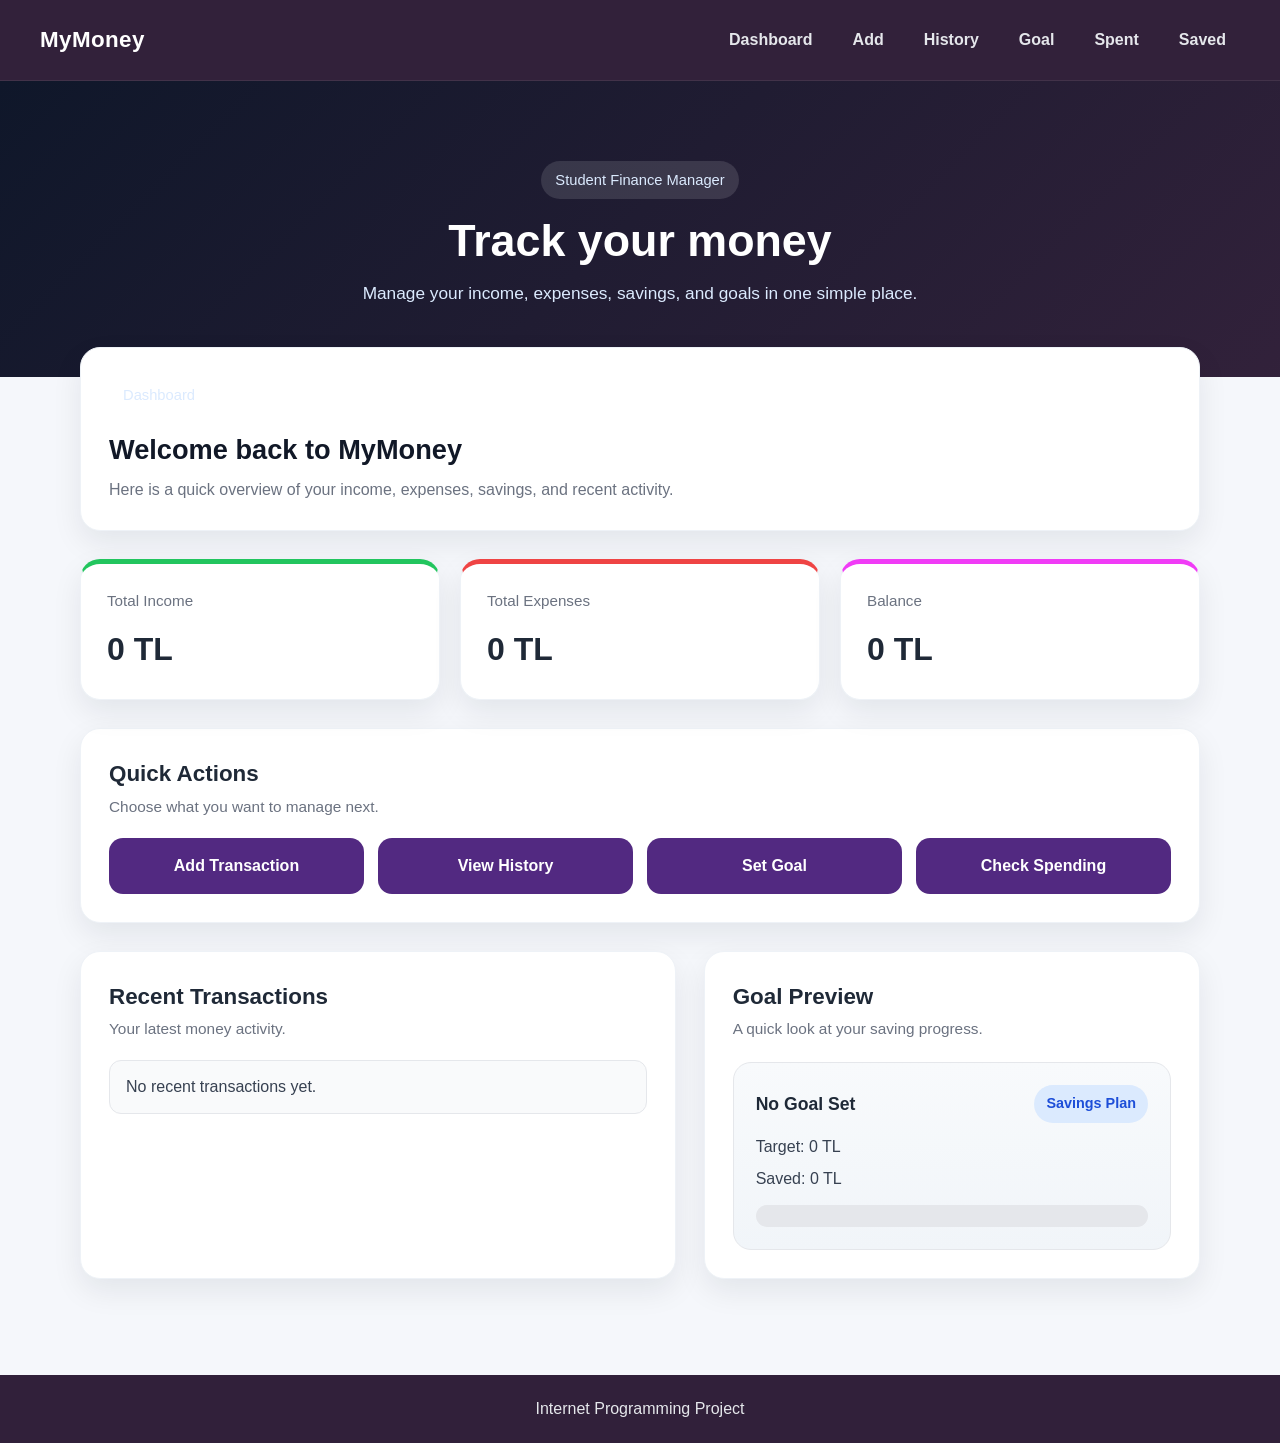
<file: index.html>
<!DOCTYPE html>
<html lang="en">
<head>
  <meta charset="UTF-8" />
  <meta name="viewport" content="width=device-width, initial-scale=1.0" />
  <title>Student Budget Tracker</title>
  <link rel="stylesheet" href="style.css" />
</head>

<body>
  <nav class="navbar">
    <div class="logo">MyMoney</div>

    <div class="nav-links">
      <a href="index.html">Dashboard</a>
      <a href="add.html">Add</a>
      <a href="transactions.html">History</a>
      <a href="goal.html">Goal</a>
      <a href="spending.html">Spent</a>
      <a href="saving.html">Saved</a>
    </div>
  </nav>

  <header class="hero">
    <div class="hero-left">
      <span class="hero-badge">Student Finance Manager</span>
      <h1>Track your money</h1>
      <p>Manage your income, expenses, savings, and goals in one simple place.</p>
    </div>
  </header>

  <main class="container">
    <section class="welcome-panel">
      <div>
        <span class="hero-badge">Dashboard</span>
        <h2>Welcome back to MyMoney</h2>
        <p>
          Here is a quick overview of your income, expenses, savings, and recent activity.
        </p>
      </div>
    </section>

    <section id="dashboard" class="summary-section">
      <div class="card income-card">
        <div class="card-label">Total Income</div>
        <p id="totalIncome">0 TL</p>
      </div>

      <div class="card expense-card">
        <div class="card-label">Total Expenses</div>
        <p id="totalExpense">0 TL</p>
      </div>

      <div class="card balance-card">
        <div class="card-label">Balance</div>
        <p id="balance">0 TL</p>
      </div>
    </section>

    <section class="panel">
      <div class="section-header">
        <div>
          <h2>Quick Actions</h2>
          <p class="section-text">Choose what you want to manage next.</p>
        </div>
      </div>

      <div class="quick-actions">
        <a href="add.html">Add Transaction</a>
        <a href="transactions.html">View History</a>
        <a href="goal.html">Set Goal</a>
        <a href="spending.html">Check Spending</a>
      </div>
    </section>

    <section class="dashboard-grid">
      <div class="panel">
        <div class="section-header">
          <div>
            <h2>Recent Transactions</h2>
            <p class="section-text">Your latest money activity.</p>
          </div>
        </div>

        <ul id="recentTransactions" class="simple-list"></ul>
      </div>

      <div class="panel">
        <div class="section-header">
          <div>
            <h2>Goal Preview</h2>
            <p class="section-text">A quick look at your saving progress.</p>
          </div>
        </div>

        <div class="goal-display">
          <div class="goal-top">
            <h3 id="savedGoalName">No Goal Set</h3>
            <span class="goal-badge">Savings Plan</span>
          </div>

          <p>Target: <span id="savedGoalAmount">0</span> TL</p>
          <p>Saved: <span id="savedMoney">0</span> TL</p>

          <div class="progress-bar">
            <div id="progressFill"></div>
          </div>
        </div>
      </div>
    </section>
  </main>

  <footer>
    <p>Internet Programming Project</p>
  </footer>

  <script src="script.js"></script>
</body>
</html>
</file>
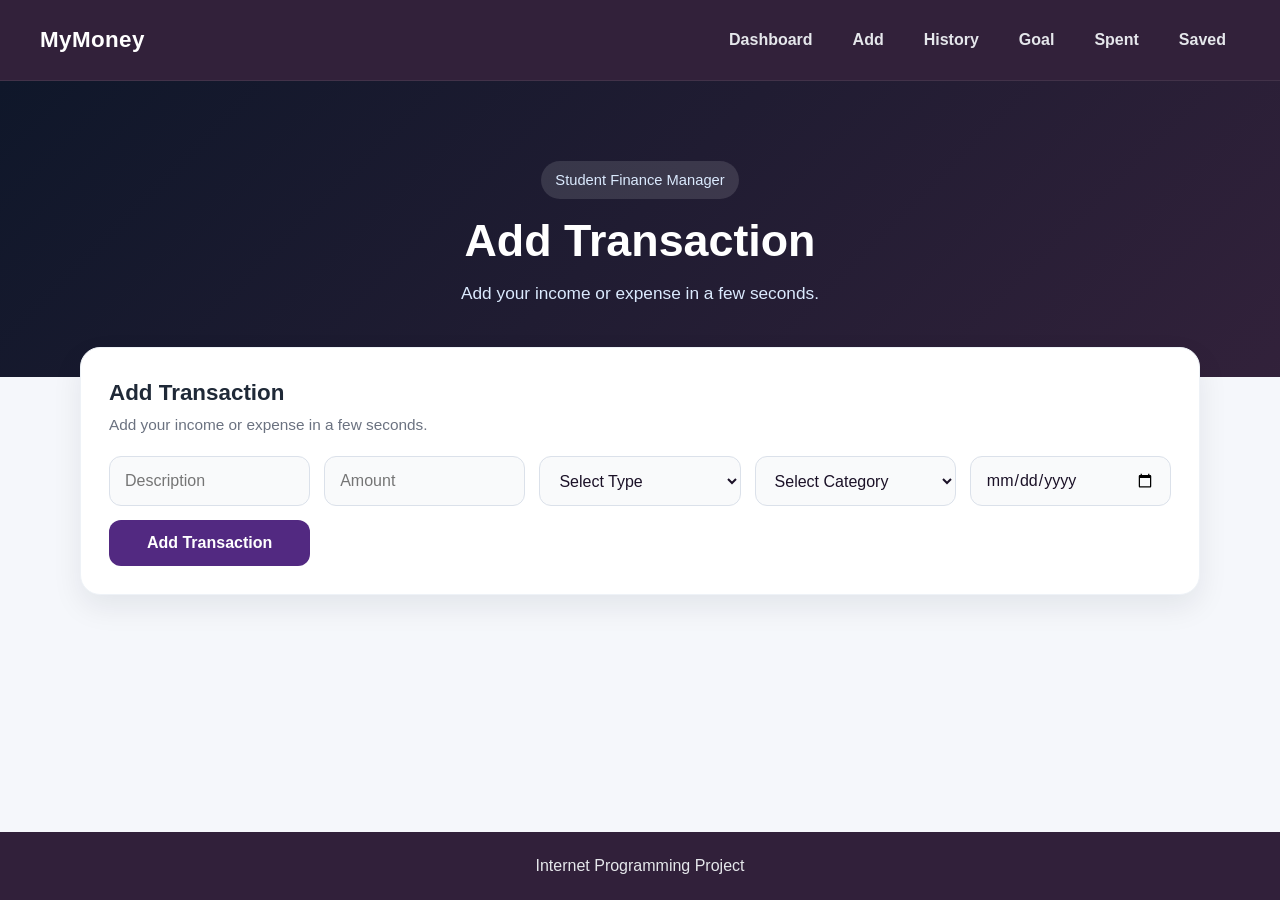
<file: add.html>
<!DOCTYPE html>
<html lang="en">
<head>
  <meta charset="UTF-8" />
  <meta name="viewport" content="width=device-width, initial-scale=1.0" />
  <title>Add Transaction - Student Budget Tracker</title>
  <link rel="stylesheet" href="style.css" />
</head>

<body>
  <nav class="navbar">
    <div class="logo">MyMoney</div>

    <div class="nav-links">
      <a href="index.html">Dashboard</a>
      <a href="add.html">Add</a>
      <a href="transactions.html">History</a>
      <a href="goal.html">Goal</a>
      <a href="spending.html">Spent</a>
      <a href="saving.html">Saved</a>
    </div>
  </nav>

  <header class="hero">
    <div class="hero-left">
      <span class="hero-badge">Student Finance Manager</span>
      <h1>Add Transaction</h1>
      <p>Add your income or expense in a few seconds.</p>
    </div>
  </header>

  <main class="container">
    <section id="add-transaction" class="panel">
      <div class="section-header">
        <div>
          <h2>Add Transaction</h2>
          <p class="section-text">Add your income or expense in a few seconds.</p>
        </div>
      </div>

      <form id="transactionForm" class="form-grid">
        <input type="text" id="description" placeholder="Description" required />
        <input type="number" id="amount" placeholder="Amount" required />

        <select id="type" required>
          <option value="">Select Type</option>
          <option value="income">Income</option>
          <option value="expense">Expense</option>
        </select>

        <select id="category" required>
          <option value="">Select Category</option>
          <option value="Food">Food</option>
          <option value="Transport">Transport</option>
          <option value="School">School</option>
          <option value="Shopping">Shopping</option>
          <option value="Personal">Personal</option>
          <option value="Other">Other</option>
        </select>

        <input type="date" id="date" required />
        <button type="submit">Add Transaction</button>
      </form>
    </section>
  </main>

  <footer>
    <p>Internet Programming Project</p>
  </footer>

  <script src="script.js"></script>
</body>
</html>
</file>
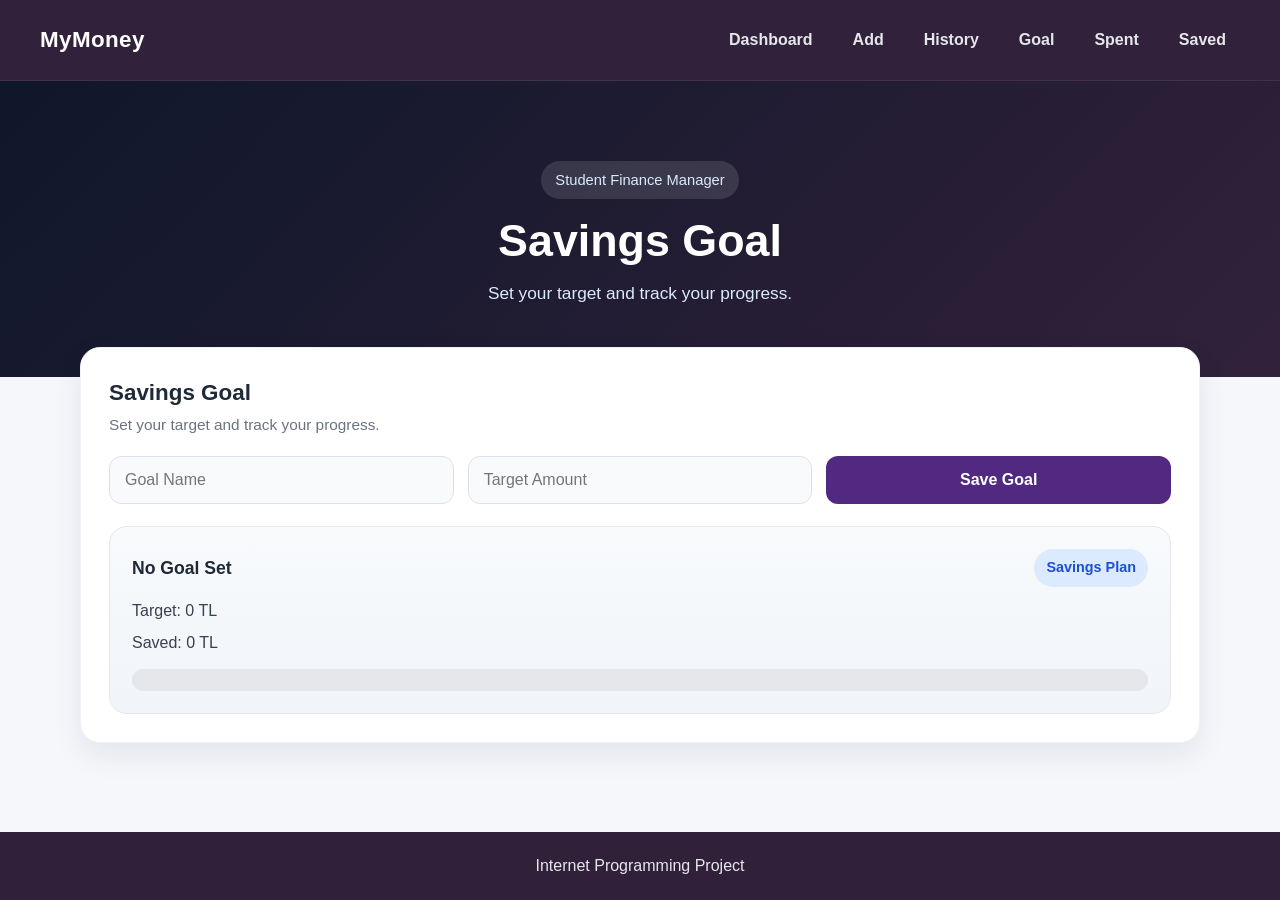
<file: goal.html>
<!DOCTYPE html>
<html lang="en">
<head>
  <meta charset="UTF-8" />
  <meta name="viewport" content="width=device-width, initial-scale=1.0" />
  <title>Savings Goal - Student Budget Tracker</title>
  <link rel="stylesheet" href="style.css" />
</head>

<body>
  <nav class="navbar">
    <div class="logo">MyMoney</div>

    <div class="nav-links">
      <a href="index.html">Dashboard</a>
      <a href="add.html">Add</a>
      <a href="transactions.html">History</a>
      <a href="goal.html">Goal</a>
      <a href="spending.html">Spent</a>
      <a href="saving.html">Saved</a>
    </div>
  </nav>

  <header class="hero">
    <div class="hero-left">
      <span class="hero-badge">Student Finance Manager</span>
      <h1>Savings Goal</h1>
      <p>Set your target and track your progress.</p>
    </div>
  </header>

  <main class="container">
    <section id="goal" class="panel">
      <div class="section-header">
        <div>
          <h2>Savings Goal</h2>
          <p class="section-text">Set your target and track your progress.</p>
        </div>
      </div>

      <form id="goalForm" class="goal-form">
        <input type="text" id="goalName" placeholder="Goal Name" required />
        <input type="number" id="goalAmount" placeholder="Target Amount" required />
        <button type="submit">Save Goal</button>
      </form>

      <div class="goal-display">
        <div class="goal-top">
          <h3 id="savedGoalName">No Goal Set</h3>
          <span class="goal-badge">Savings Plan</span>
        </div>

        <p>Target: <span id="savedGoalAmount">0</span> TL</p>
        <p>Saved: <span id="savedMoney">0</span> TL</p>

        <div class="progress-bar">
          <div id="progressFill"></div>
        </div>
      </div>
    </section>
  </main>

  <footer>
    <p>Internet Programming Project</p>
  </footer>

  <script src="script.js"></script>
</body>
</html>
</file>
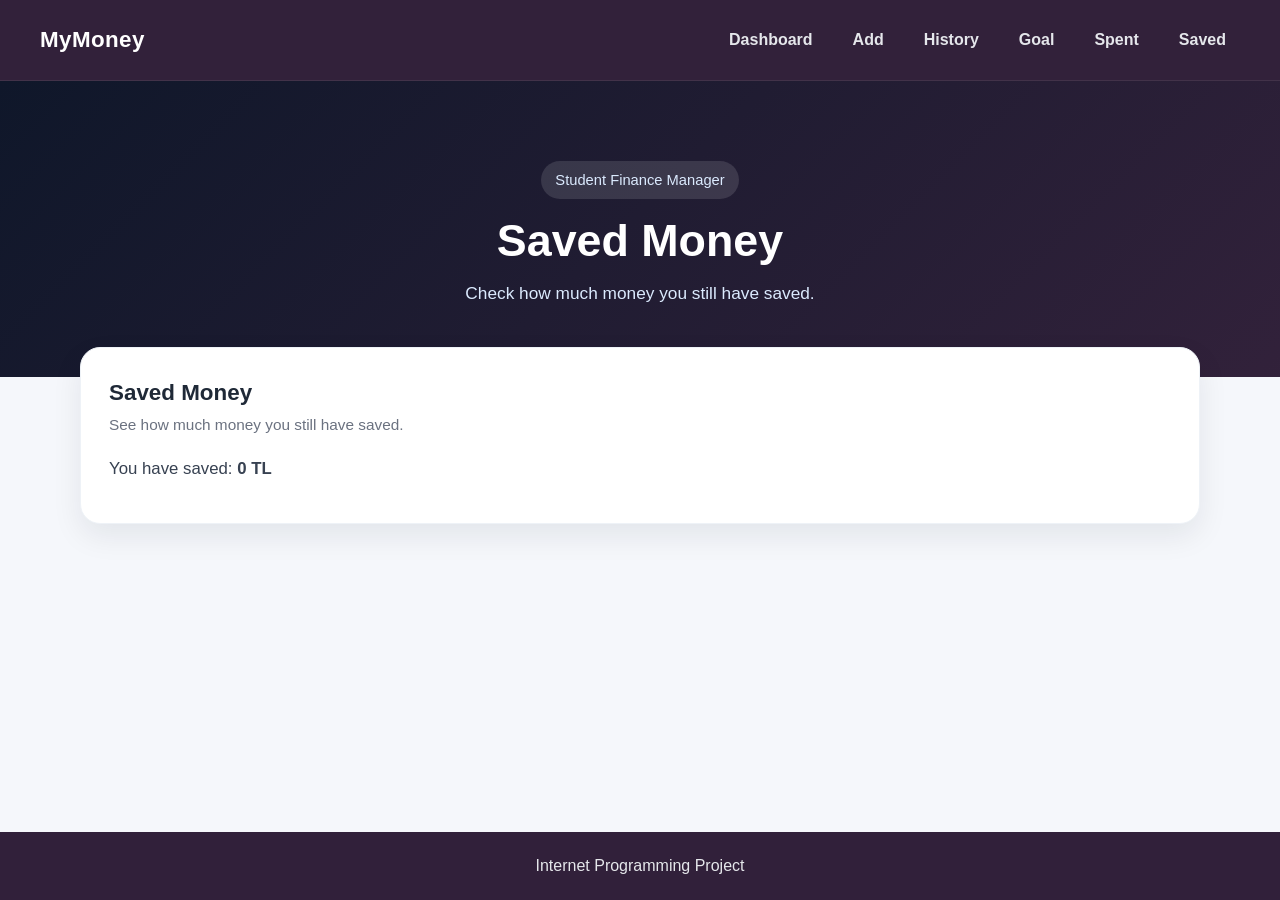
<file: saving.html>
<!DOCTYPE html>
<html lang="en">
<head>
  <meta charset="UTF-8" />
  <meta name="viewport" content="width=device-width, initial-scale=1.0" />
  <title>Saved Money - Student Budget Tracker</title>
  <link rel="stylesheet" href="style.css" />
</head>

<body>
  <nav class="navbar">
    <div class="logo">MyMoney</div>

    <div class="nav-links">
      <a href="index.html">Dashboard</a>
      <a href="add.html">Add</a>
      <a href="transactions.html">History</a>
      <a href="goal.html">Goal</a>
      <a href="spending.html">Spent</a>
      <a href="saving.html">Saved</a>
    </div>
  </nav>

  <header class="hero">
    <div class="hero-left">
      <span class="hero-badge">Student Finance Manager</span>
      <h1>Saved Money</h1>
      <p>Check how much money you still have saved.</p>
    </div>
  </header>

  <main class="container">
    <section id="saving" class="panel">
      <div class="section-header">
        <div>
          <h2>Saved Money</h2>
          <p class="section-text">See how much money you still have saved.</p>
        </div>
      </div>

      <p class="big-number">You have saved: <strong id="savedTotal">0 TL</strong></p>
    </section>
  </main>

  <footer>
    <p>Internet Programming Project</p>
  </footer>

  <script src="script.js"></script>
</body>
</html>
</file>
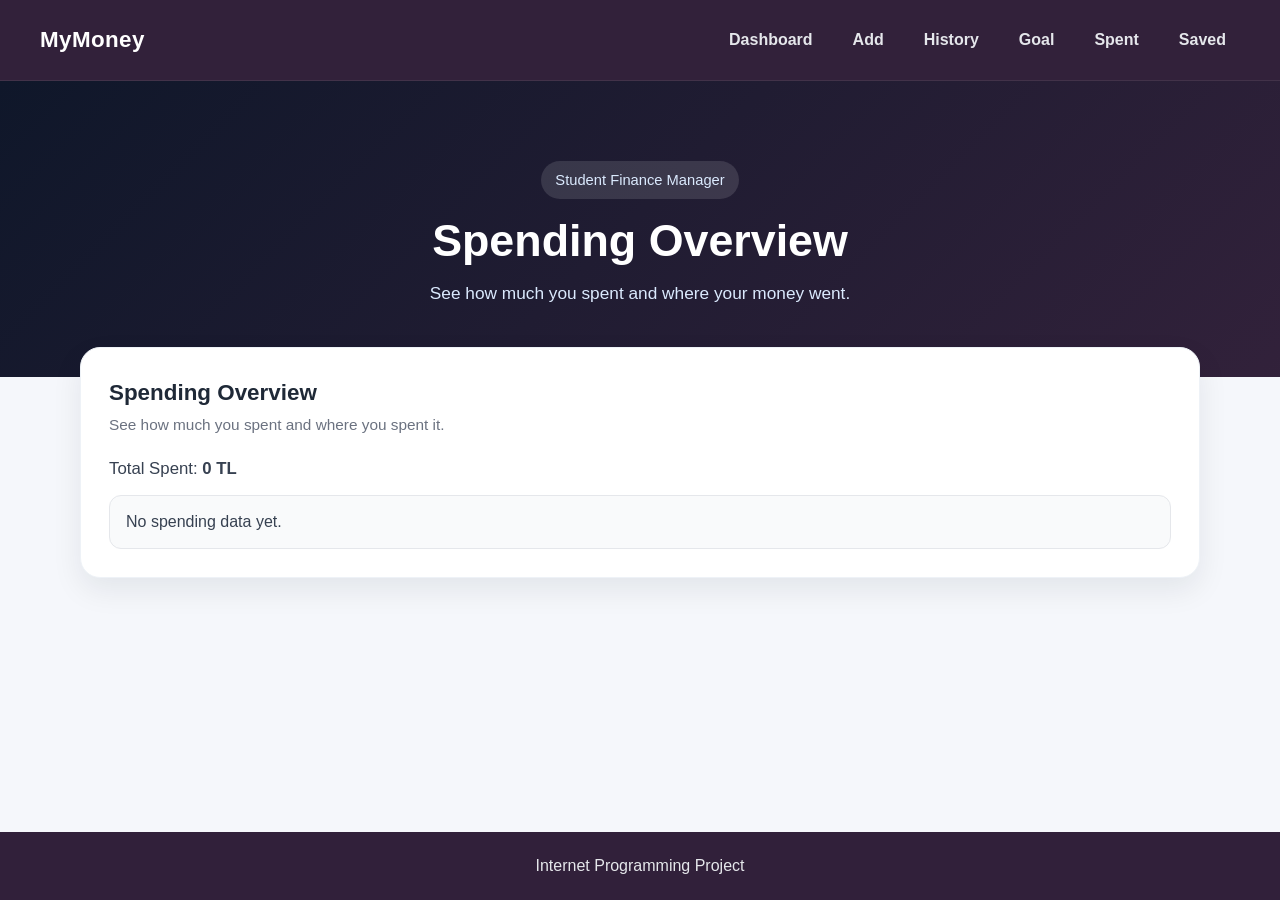
<file: spending.html>
<!DOCTYPE html>
<html lang="en">
<head>
  <meta charset="UTF-8" />
  <meta name="viewport" content="width=device-width, initial-scale=1.0" />
  <title>Spending Overview - Student Budget Tracker</title>
  <link rel="stylesheet" href="style.css" />
</head>

<body>
  <nav class="navbar">
    <div class="logo">MyMoney</div>

    <div class="nav-links">
      <a href="index.html">Dashboard</a>
      <a href="add.html">Add</a>
      <a href="transactions.html">History</a>
      <a href="goal.html">Goal</a>
      <a href="spending.html">Spent</a>
      <a href="saving.html">Saved</a>
    </div>
  </nav>

  <header class="hero">
    <div class="hero-left">
      <span class="hero-badge">Student Finance Manager</span>
      <h1>Spending Overview</h1>
      <p>See how much you spent and where your money went.</p>
    </div>
  </header>

  <main class="container">
    <section id="spending" class="panel">
      <div class="section-header">
        <div>
          <h2>Spending Overview</h2>
          <p class="section-text">See how much you spent and where you spent it.</p>
        </div>
      </div>

      <p class="big-number">Total Spent: <strong id="totalSpent">0 TL</strong></p>
      <ul id="spendingCategories" class="simple-list"></ul>
    </section>
  </main>

  <footer>
    <p>Internet Programming Project</p>
  </footer>

  <script src="script.js"></script>
</body>
</html>
</file>
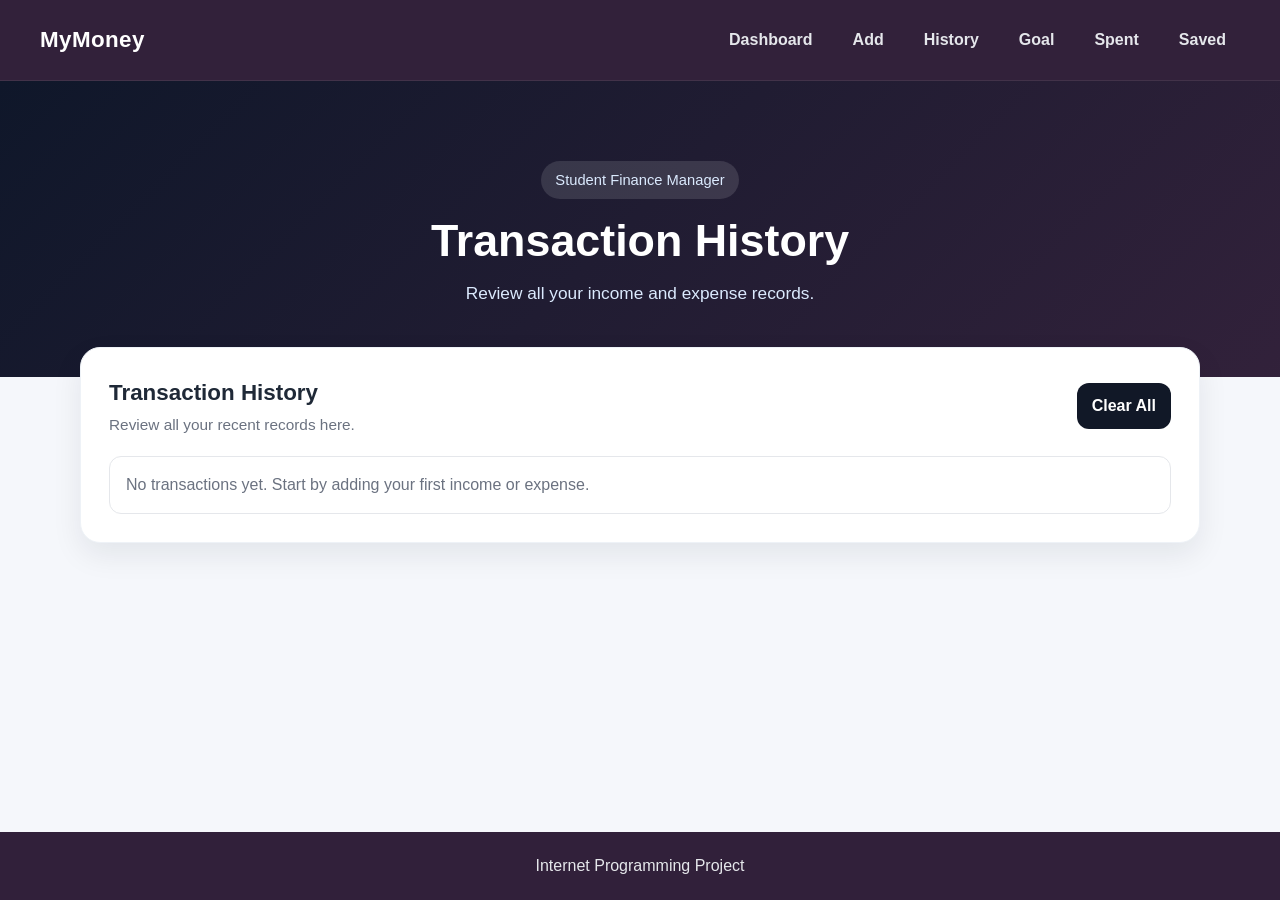
<file: transactions.html>
<!DOCTYPE html>
<html lang="en">
<head>
  <meta charset="UTF-8" />
  <meta name="viewport" content="width=device-width, initial-scale=1.0" />
  <title>Transaction History - Student Budget Tracker</title>
  <link rel="stylesheet" href="style.css" />
</head>

<body>
  <nav class="navbar">
    <div class="logo">MyMoney</div>

    <div class="nav-links">
      <a href="index.html">Dashboard</a>
      <a href="add.html">Add</a>
      <a href="transactions.html">History</a>
      <a href="goal.html">Goal</a>
      <a href="spending.html">Spent</a>
      <a href="saving.html">Saved</a>
    </div>
  </nav>

  <header class="hero">
    <div class="hero-left">
      <span class="hero-badge">Student Finance Manager</span>
      <h1>Transaction History</h1>
      <p>Review all your income and expense records.</p>
    </div>
  </header>

  <main class="container">
    <section id="transactions" class="panel">
      <div class="section-header">
        <div>
          <h2>Transaction History</h2>
          <p class="section-text">Review all your recent records here.</p>
        </div>

        <button id="clearAllBtn" class="secondary-btn" type="button">Clear All</button>
      </div>

      <ul id="transactionList"></ul>
    </section>
  </main>

  <footer>
    <p>Internet Programming Project</p>
  </footer>

  <script src="script.js"></script>
</body>
</html>
</file>
<file: style.css>
* {
  margin: 0;
  padding: 0;
  box-sizing: border-box;
  font-family: "Segoe UI", Arial, sans-serif;
}

html {
  scroll-behavior: smooth;
}

body {
  background: #f5f7fb;
  color: #1f2937;
  line-height: 1.5;
}

/* Navbar */
.navbar {
  position: sticky;
  top: 0;
  z-index: 1000;
  background: rgba(33, 15, 42, 0.92);
  backdrop-filter: blur(10px);
  color: white;
  padding: 18px 40px;
  display: flex;
  justify-content: space-between;
  align-items: center;
  flex-wrap: wrap;
  gap: 16px;
  border-bottom: 1px solid rgba(255, 255, 255, 0.08);
}

.logo {
  font-size: 1.4rem;
  font-weight: 700;
  letter-spacing: 0.4px;
}

.nav-links {
  display: flex;
  gap: 12px;
  flex-wrap: wrap;
}

.nav-links a {
  text-decoration: none;
  color: #e5e7eb;
  padding: 10px 14px;
  border-radius: 10px;
  font-weight: 600;
  transition: 0.25s ease;
}

.nav-links a:hover {
  background: rgba(33, 15, 42, 0.92);
  color: white;
}

/* Hero */
.hero {
  background: linear-gradient(135deg, #0f172a,  rgba(33, 15, 42, 0.92));
  color: white;
  padding: 80px 40px 70px;
}

.hero-left {
  max-width: 760px;
  margin: 0 auto;
  text-align: center;
}

.hero-badge {
  display: inline-block;
  background: rgba(255, 255, 255, 0.12);
  color: #dbeafe;
  padding: 8px 14px;
  border-radius: 999px;
  font-size: 0.92rem;
  margin-bottom: 16px;
}

.hero h1 {
  font-size: 2.8rem;
  margin-bottom: 14px;
  line-height: 1.15;
}

.hero p {
  font-size: 1.08rem;
  color: #dbeafe;
  max-width: 620px;
  margin: 0 auto;
}

/* Layout */
.container {
  width: 90%;
  max-width: 1120px;
  margin: -30px auto 40px;
  position: relative;
  z-index: 2;
}

/* Summary Cards */
.summary-section {
  display: grid;
  grid-template-columns: repeat(auto-fit, minmax(230px, 1fr));
  gap: 20px;
  margin-bottom: 28px;
}

.card {
  background: white;
  border-radius: 20px;
  padding: 26px;
  box-shadow: 0 12px 30px rgba(15, 23, 42, 0.08);
  border: 1px solid #eef2f7;
}

.card-label {
  color: #6b7280;
  font-size: 0.95rem;
  margin-bottom: 12px;
}

.card p {
  font-size: 2rem;
  font-weight: 700;
}

.income-card {
  border-top: 5px solid #22c55e;
}

.expense-card {
  border-top: 5px solid #ef4444;
}

.balance-card {
  border-top: 5px solid #f03bf6;
}

/* Panels */
.panel {
  background: white;
  border-radius: 20px;
  padding: 28px;
  box-shadow: 0 12px 30px rgba(15, 23, 42, 0.08);
  border: 1px solid #eef2f7;
  margin-bottom: 28px;
}

.section-header {
  display: flex;
  justify-content: space-between;
  align-items: center;
  gap: 14px;
  flex-wrap: wrap;
  margin-bottom: 20px;
}

.section-header h2 {
  font-size: 1.4rem;
  margin-bottom: 4px;
}

.section-text {
  color: #6b7280;
  font-size: 0.96rem;
}

.big-number {
  font-size: 1.05rem;
  color: #374151;
  margin-bottom: 14px;
}

/* Forms */
.form-grid,
.goal-form {
  display: grid;
  grid-template-columns: repeat(auto-fit, minmax(180px, 1fr));
  gap: 14px;
}

input,
select,
button {
  font-size: 1rem;
  border-radius: 12px;
  padding: 14px 15px;
  border: 1px solid #dbe1ea;
}

input,
select {
  background: #f9fafb;
  color: #1b1127;
}

input:focus,
select:focus {
  outline: none;
  border-color: #3b82f6;
  background: white;
  box-shadow: 0 0 0 4px rgba(59, 130, 246, 0.1);
}

button {
  border: none;
  background: #522981;
  color: white;
  font-weight: 600;
  cursor: pointer;
  transition: 0.25s ease;
}

button:hover {
  background: #522981;
  transform: translateY(-1px);
}

.secondary-btn {
  background: #111827;
}

.secondary-btn:hover {
  background: #000000;
}

/* Transactions */
#transactionList {
  list-style: none;
  display: flex;
  flex-direction: column;
  gap: 14px;
}

#transactionList li {
  background: white;
  border: 1px solid #e5e7eb;
  border-radius: 12px;
  padding: 16px;
  display: flex;
  justify-content: space-between;
  align-items: center;
  gap: 14px;
  flex-wrap: wrap;
}

.transaction-info {
  flex: 1;
  min-width: 220px;
}

.transaction-info strong {
  display: block;
  font-size: 1rem;
  margin-bottom: 6px;
  color: #111827;
}

.transaction-meta {
  color: #6b7280;
  font-size: 0.94rem;
}

.amount-box {
  min-width: 120px;
  text-align: center;
  padding: 10px 14px;
  border-radius: 999px;
  font-weight: 700;
  background: transparent;
}

.income {
  color: #166534;
}

.expense {
  color: #991b1b;
}

.delete-btn {
  background: transparent;
  color: #9ca3af;
  width: auto;
  padding: 10px 14px;
}

.delete-btn:hover {
  color: #dc2626;
  background: transparent;
}

/* Simple lists */
.simple-list {
  list-style: none;
  display: flex;
  flex-direction: column;
  gap: 10px;
}

.simple-list li {
  background: #f9fafb;
  border: 1px solid #e5e7eb;
  padding: 14px 16px;
  border-radius: 12px;
  color: #374151;
}

/* Empty state */
.empty-state {
  text-align: center;
  padding: 28px;
  color: #6b7280;
  background: #f9fafb;
  border: 1px dashed #d1d5db;
  border-radius: 16px;
}

/* Goal */
.goal-display {
  margin-top: 22px;
  background: linear-gradient(180deg, #f8fafc, #f1f5f9);
  border: 1px solid #e5e7eb;
  border-radius: 18px;
  padding: 22px;
}

.goal-top {
  display: flex;
  justify-content: space-between;
  align-items: center;
  gap: 12px;
  flex-wrap: wrap;
  margin-bottom: 12px;
}

.goal-top h3 {
  font-size: 1.1rem;
}

.goal-badge {
  background: #dbeafe;
  color: #1d4ed8;
  padding: 8px 12px;
  border-radius: 999px;
  font-size: 0.9rem;
  font-weight: 600;
}

.goal-display p {
  margin-bottom: 8px;
  color: #374151;
}

.progress-bar {
  width: 100%;
  height: 22px;
  background: #e5e7eb;
  border-radius: 999px;
  overflow: hidden;
  margin-top: 14px;
}

#progressFill {
  height: 100%;
  width: 0%;
  background: linear-gradient(90deg, #22c55e, #3b82f6);
  transition: 0.35s ease;
}

/* Footer */
footer {
  background: rgba(33, 15, 42, 0.92);
  color: #e5e7eb;
  text-align: center;
  padding: 22px;
  margin-top: 34px;
}

/* Responsive */
@media (max-width: 768px) {
  .navbar {
    padding: 16px 20px;
  }

  .hero {
    padding: 60px 20px 55px;
  }

  .hero h1 {
    font-size: 2rem;
  }

  .container {
    width: 94%;
  }

  .panel,
  .card {
    padding: 20px;
  }
}

html,
body {
  min-height: 100%;
}

body {
  min-height: 100vh;
  display: flex;
  flex-direction: column;
}

.container {
  flex: 1;
}

footer {
  margin-top: auto;
}

footer {
  background: rgba(33, 15, 42, 0.92);
  color: #e5e7eb;
  text-align: center;
  padding: 22px;
  margin-top: 34px;
}

/* Dashboard extra sections */
.welcome-panel {
  background: white;
  border-radius: 20px;
  padding: 28px;
  box-shadow: 0 12px 30px rgba(15, 23, 42, 0.08);
  border: 1px solid #eef2f7;
  margin-bottom: 28px;
}

.welcome-panel h2 {
  font-size: 1.7rem;
  margin-bottom: 8px;
  color: #111827;
}

.welcome-panel p {
  color: #6b7280;
  max-width: 650px;
}

.quick-actions {
  display: grid;
  grid-template-columns: repeat(auto-fit, minmax(160px, 1fr));
  gap: 14px;
}

.quick-actions a {
  text-decoration: none;
  background: #522981;
  color: white;
  padding: 16px;
  border-radius: 14px;
  text-align: center;
  font-weight: 700;
  transition: 0.25s ease;
}

.quick-actions a:hover {
  background: #3b1d5f;
  transform: translateY(-2px);
}

.dashboard-grid {
  display: grid;
  grid-template-columns: 1.2fr 1fr;
  gap: 28px;
  margin-bottom: 28px;
}

@media (max-width: 900px) {
  .dashboard-grid {
    grid-template-columns: 1fr;
  }
}

/* Footer fix */
html,
body {
  min-height: 100%;
}

body {
  min-height: 100vh;
  display: flex;
  flex-direction: column;
}

.container {
  flex: 1;
}

footer {
  margin-top: auto;
}
</file>
